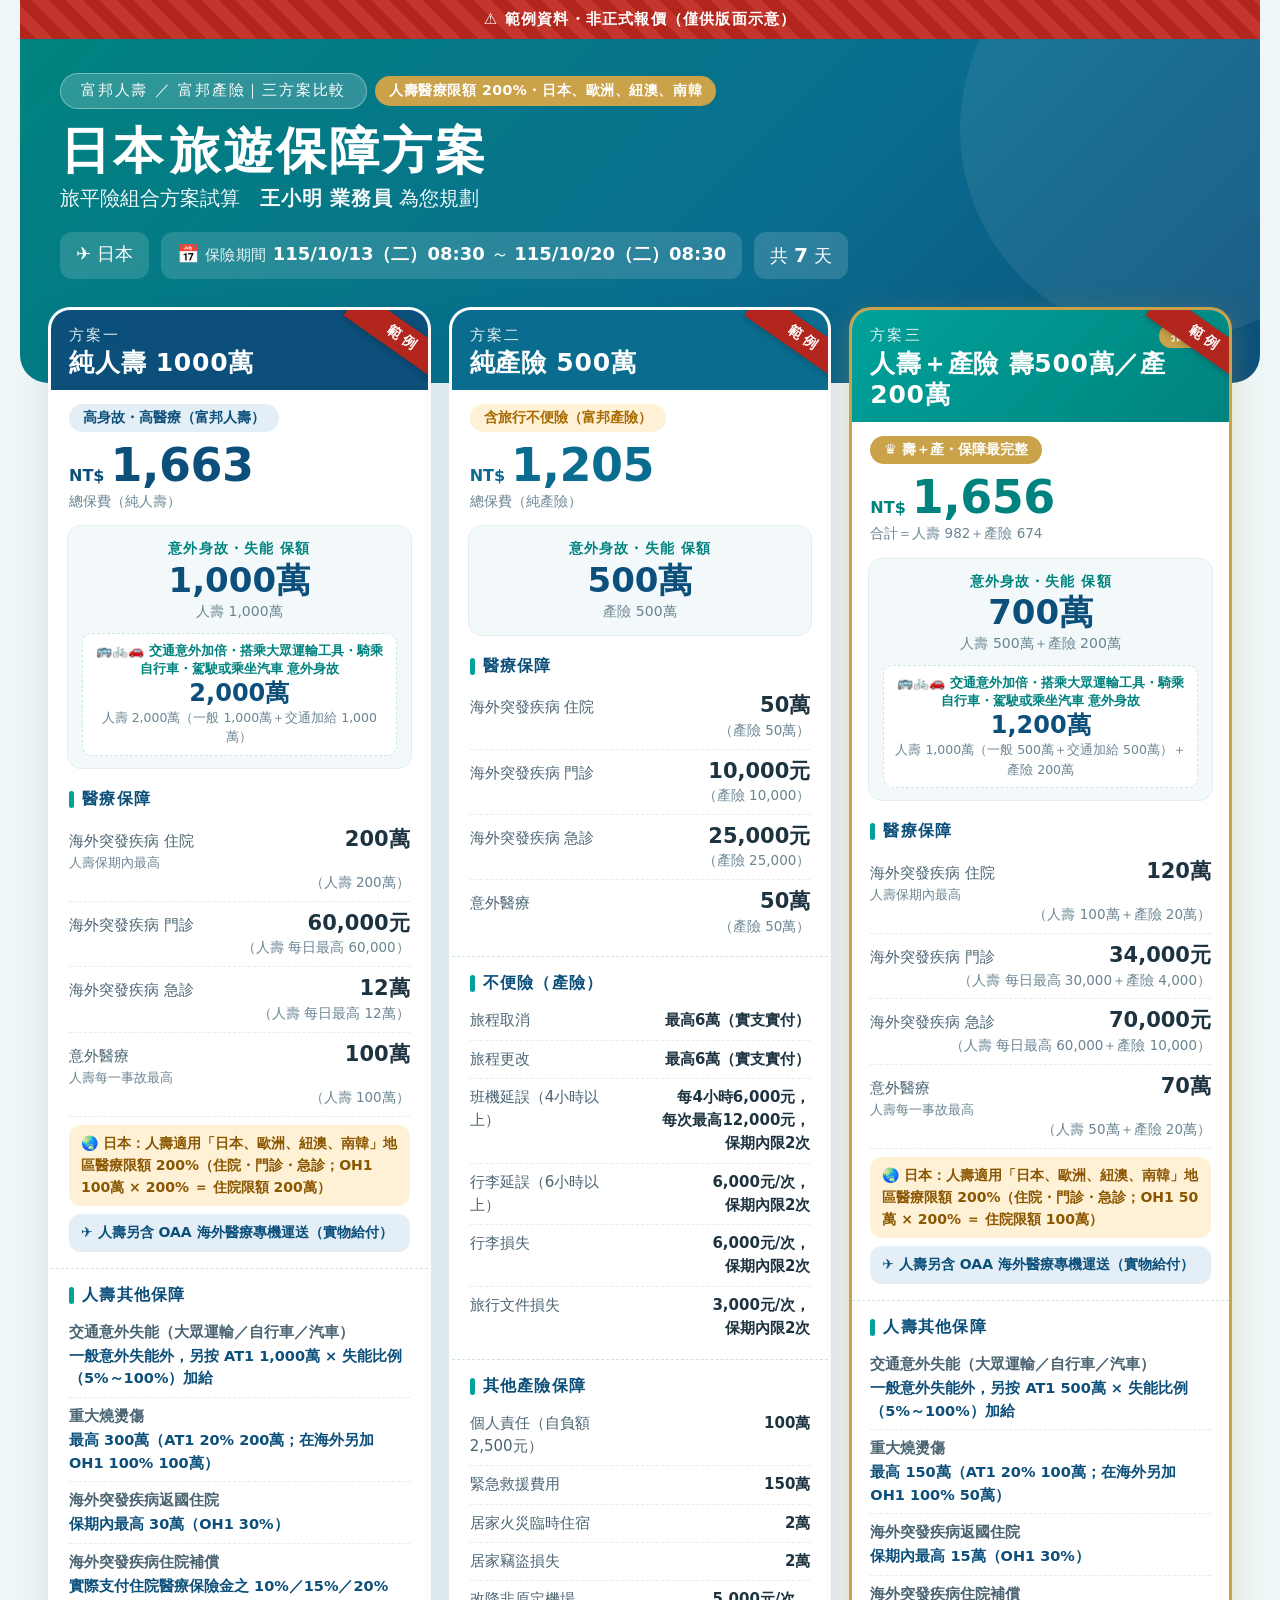
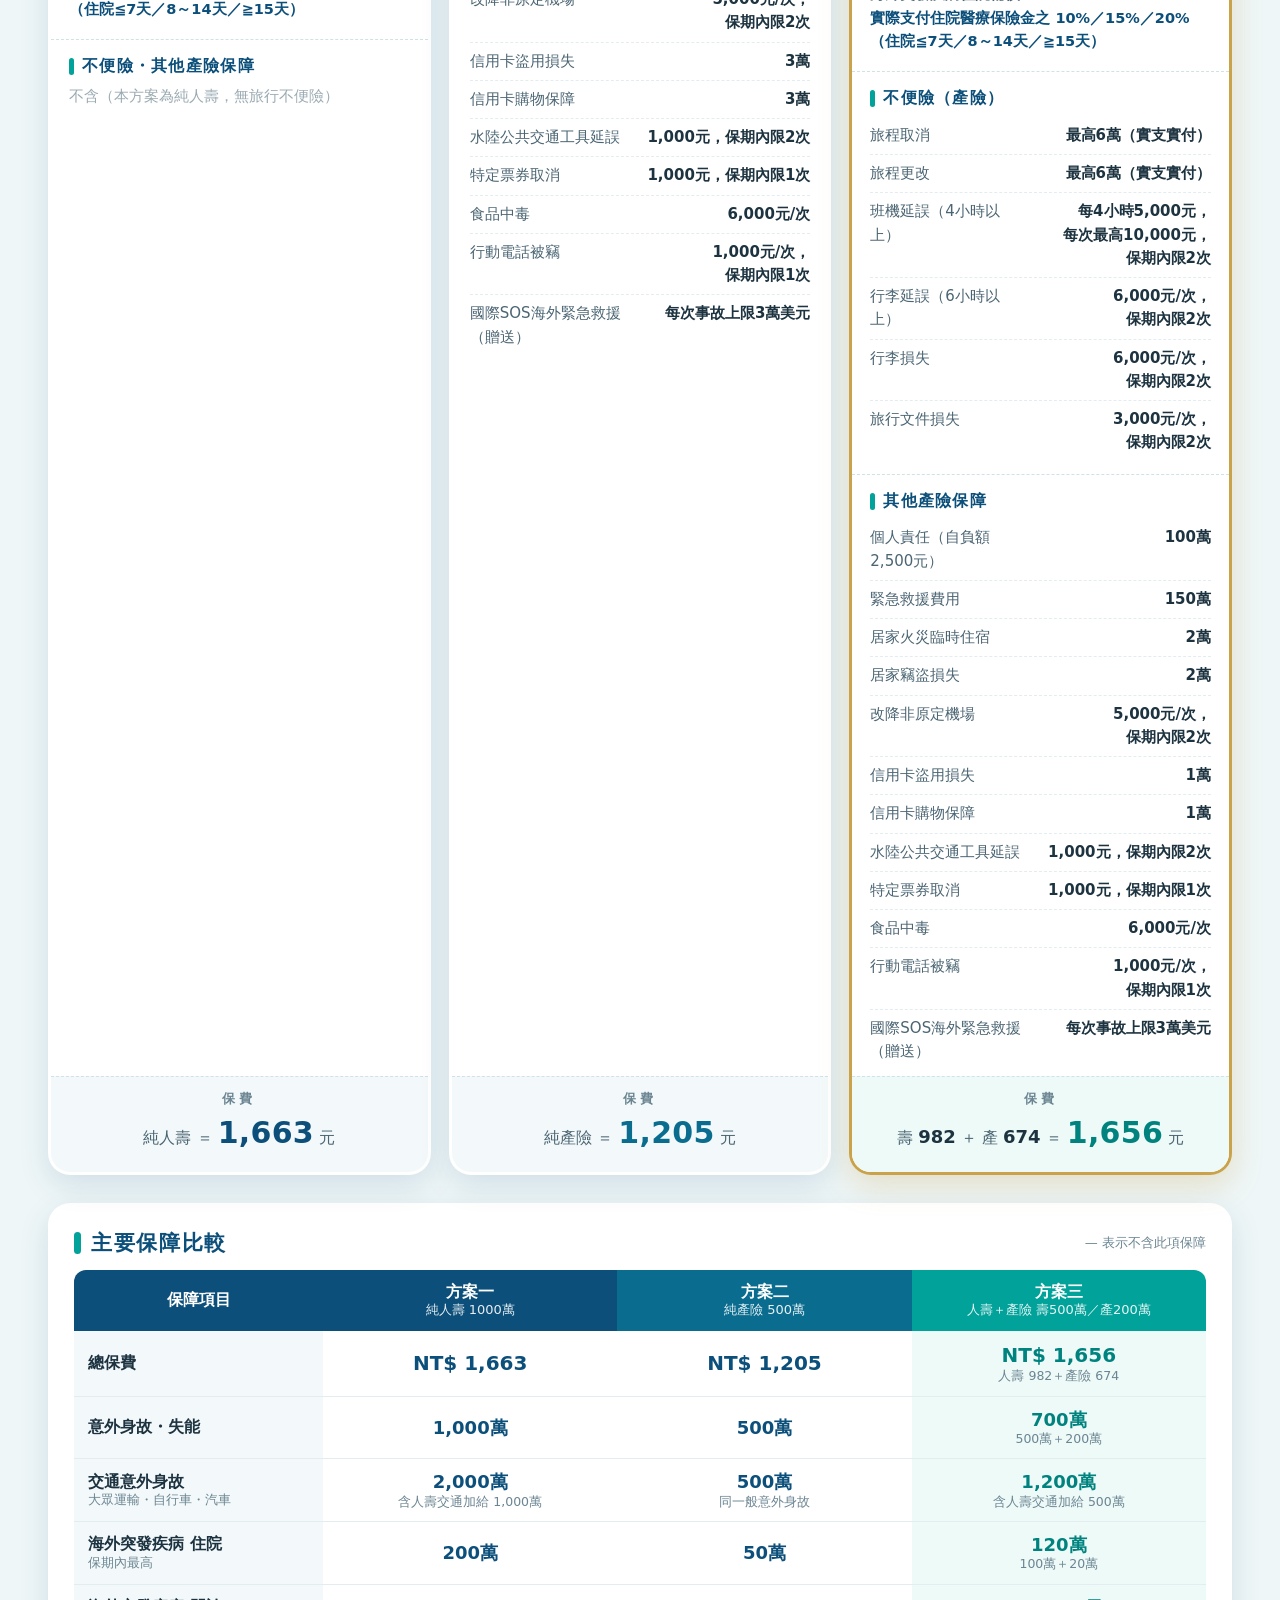
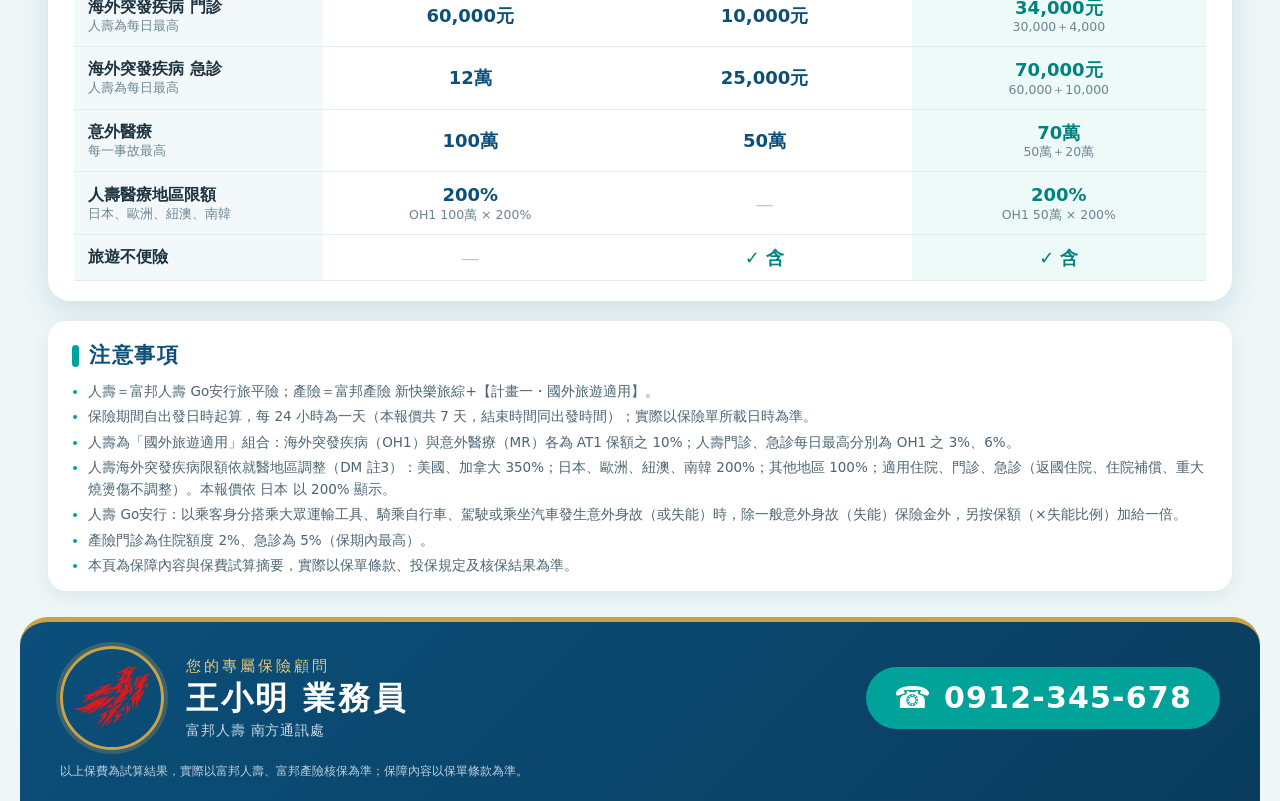
<file: index.html>
<!doctype html>
<html lang="zh-Hant-TW">
<head>
<meta charset="utf-8">
<meta name="viewport" content="width=device-width, initial-scale=1, viewport-fit=cover">
<meta name="robots" content="noindex, nofollow">
<meta http-equiv="Cache-Control" content="no-cache, no-store, must-revalidate">
<meta http-equiv="Pragma" content="no-cache">
<meta http-equiv="Expires" content="0">
<meta name="format-detection" content="telephone=no">
<meta name="theme-color" content="#0a6d8f">
<title>旅平險 三方案報價｜富邦人壽 南方通訊處</title>
<link rel="icon" type="image/png" href="img/favicon.png?v=20261007fr10">
<link rel="apple-touch-icon" href="img/apple-touch-icon.png?v=20261007fr10">
<link rel="stylesheet" href="css/style.css?v=20261007fr10">
</head>
<body>
<div id="app" class="app" aria-live="polite">
  <div class="loading">報價載入中…</div>
</div>
<noscript><p class="noscript">請開啟 JavaScript 以檢視報價內容。</p></noscript>
<script src="js/vendor/pako.min.js?v=20261007fr10"></script>
<script src="js/common.js?v=20261007fr10"></script>
<script src="js/sample-data.js?v=20261007fr10"></script>
<script src="js/view.js?v=20261007fr10"></script>
</body>
</html>
</file>
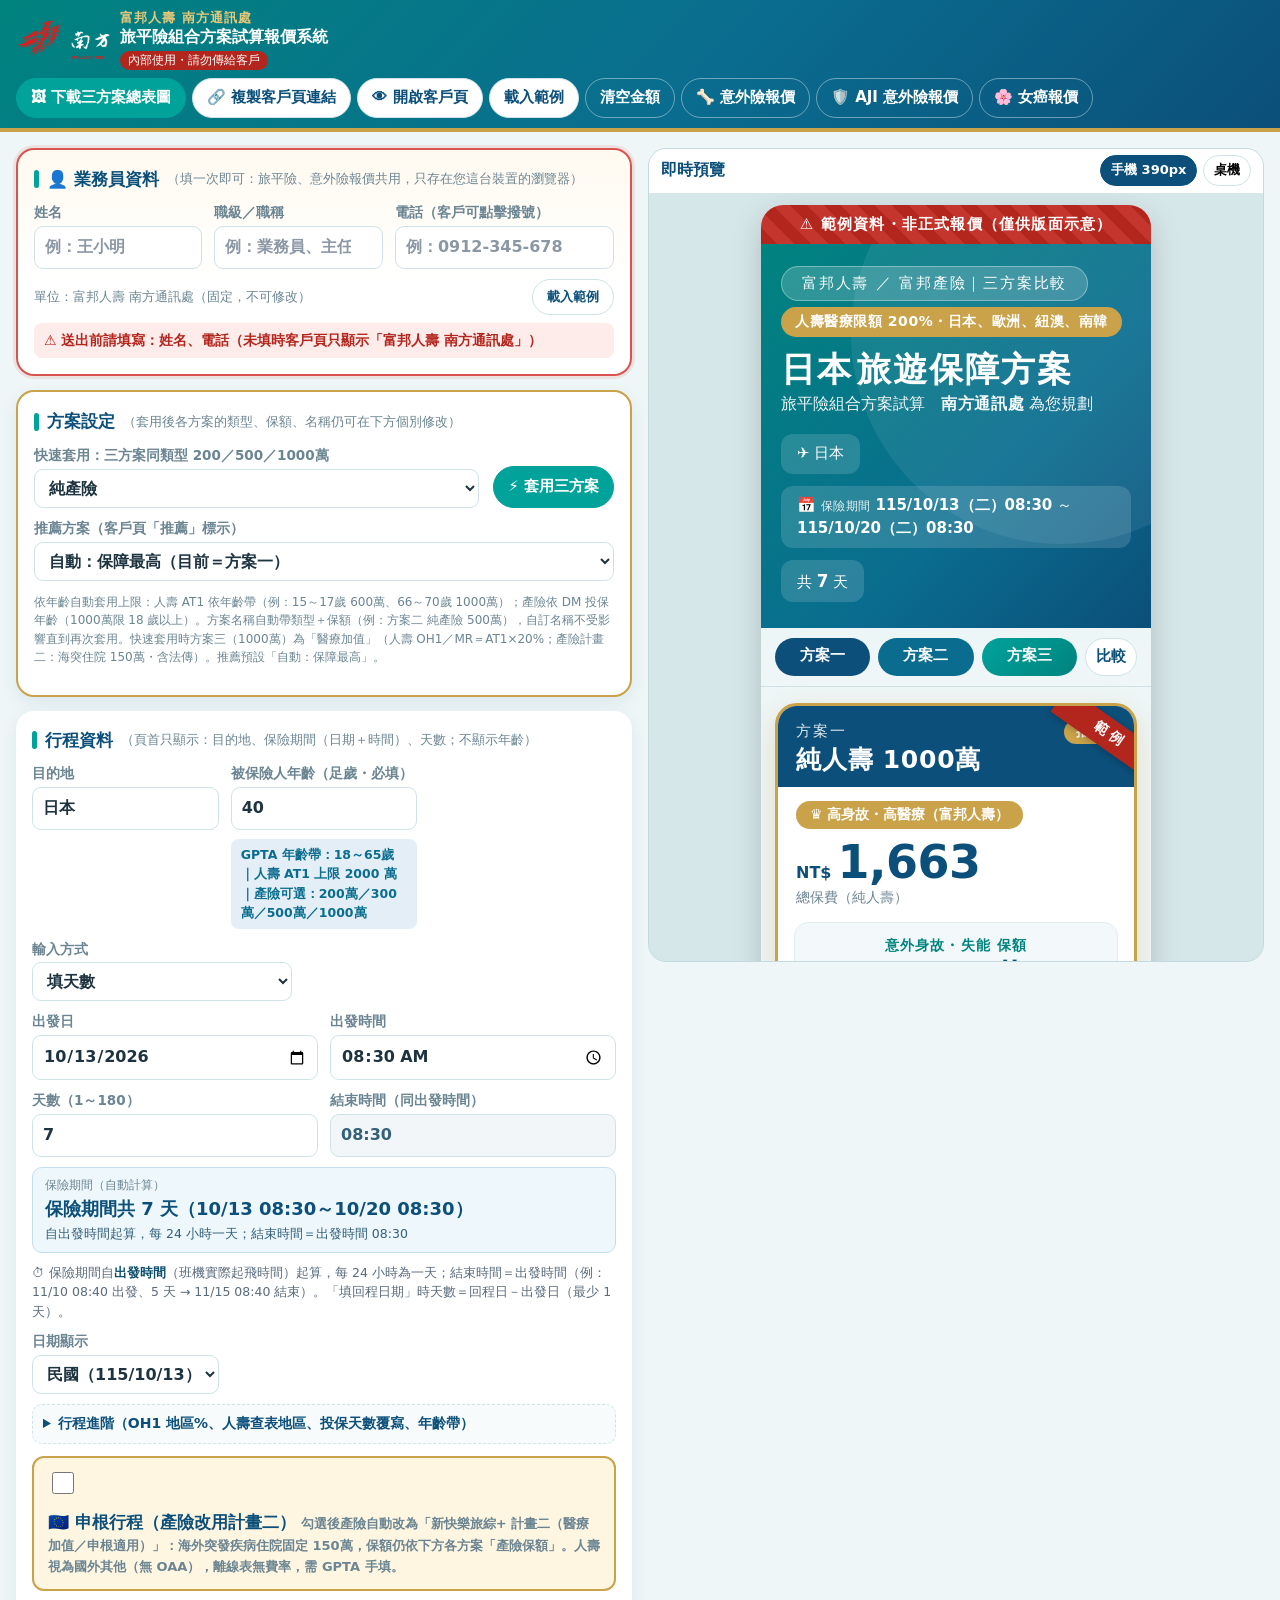
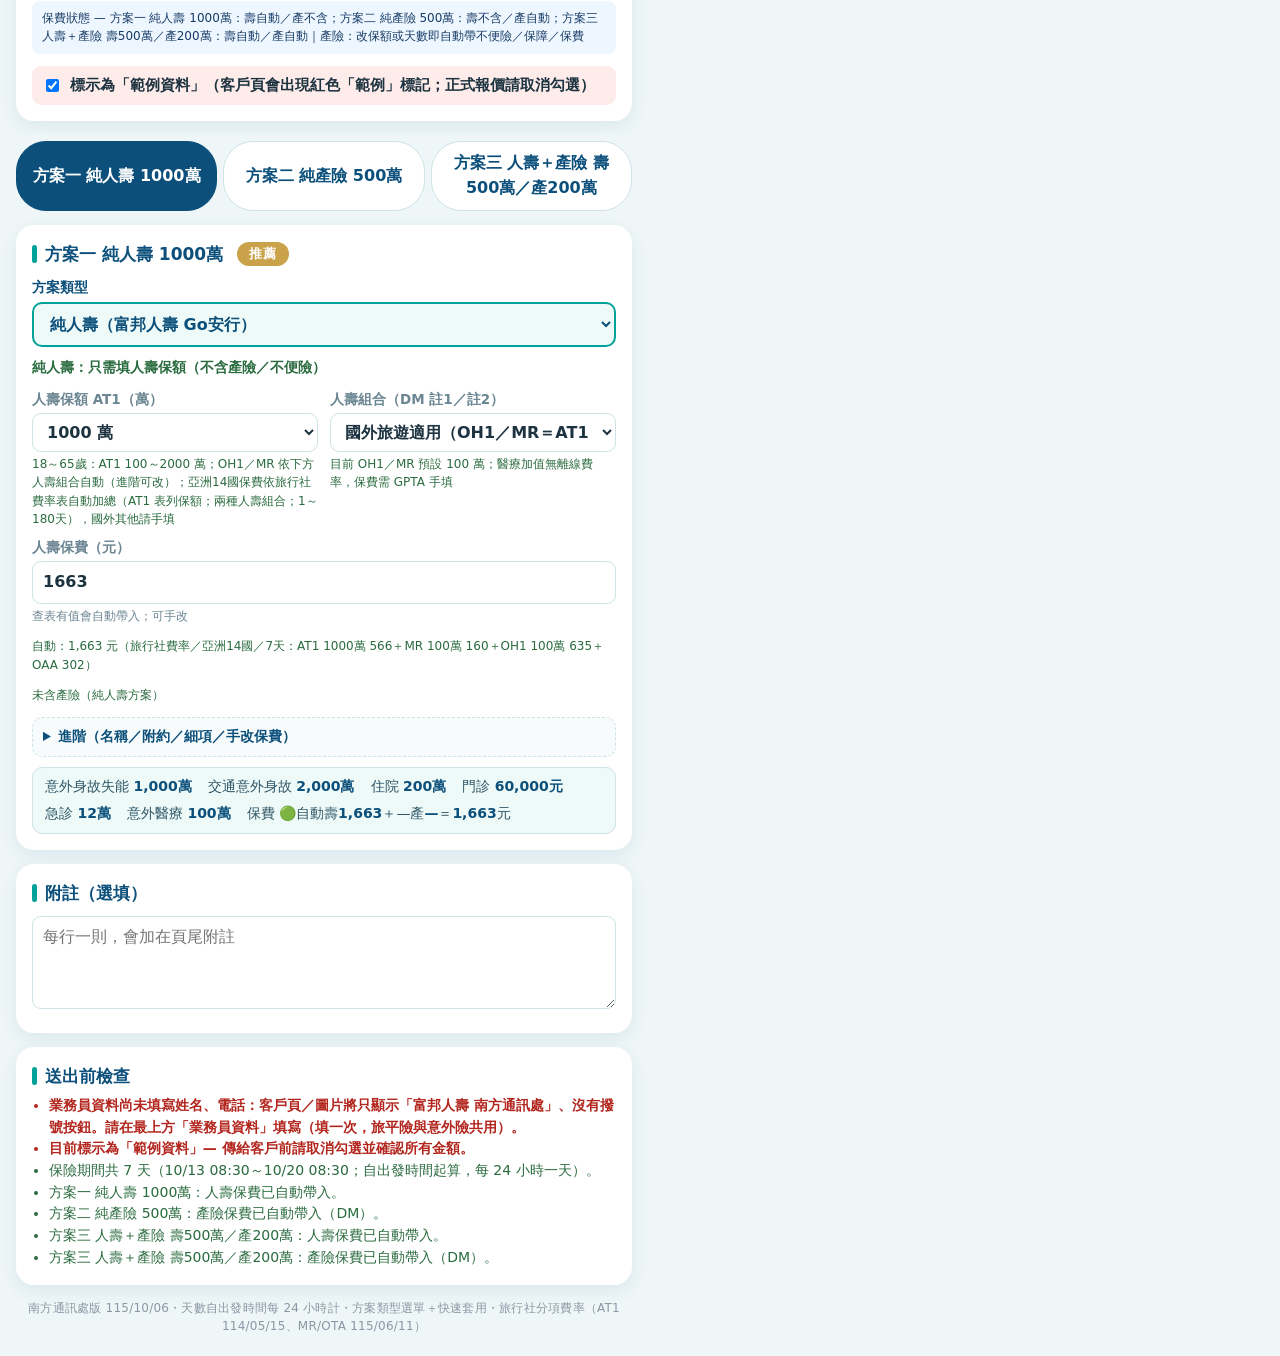
<file: editor.html>
<!doctype html>
<html lang="zh-Hant-TW">
<head>
<meta charset="utf-8">
<meta name="viewport" content="width=device-width, initial-scale=1">
<meta name="theme-color" content="#0a6d8f">
<meta name="robots" content="noindex, nofollow">
<meta http-equiv="Cache-Control" content="no-cache, no-store, must-revalidate">
<meta http-equiv="Pragma" content="no-cache">
<meta http-equiv="Expires" content="0">
<title>旅平險組合方案試算報價系統｜富邦人壽 南方通訊處</title>
<link rel="icon" type="image/png" href="img/favicon.png?v=20261007fr10">
<link rel="apple-touch-icon" href="img/apple-touch-icon.png?v=20261007fr10">
<link rel="stylesheet" href="css/style.css?v=20261007fr10">
<link rel="stylesheet" href="css/editor.css?v=20261007fr10">
</head>
<body class="editor-body">
<header class="ed-top">
  <div class="ed-brand"><img class="ed-logo" src="img/logo-wide.png?v=20261007fr10" alt="南方 NANFANG RISE" width="94" height="40"><span class="ed-brand-text"><span class="ed-slogan">富邦人壽 南方通訊處</span><span class="ed-title"><b>旅平險組合方案試算報價系統</b><span class="ed-internal">內部使用・請勿傳給客戶</span></span></span></div>
  <div class="ed-actions">
    <button type="button" class="btn btn-gold" id="btnSummaryPng">🖼 下載三方案總表圖</button>
    <button type="button" class="btn" id="btnCopyLink" title="把客戶頁網址（報價資料全在網址內）複製下來貼到 LINE">🔗 複製客戶頁連結</button>
    <button type="button" class="btn" id="btnOpenClient">👁 開啟客戶頁</button>
    <button type="button" class="btn" id="btnSample">載入範例</button>
    <button type="button" class="btn btn-ghost" id="btnClear">清空金額</button>
    <a class="btn btn-ghost" id="lnkAccident" href="https://toperic1836.github.io/accident-quote/" title="意外險保障試算報價系統">🦴 意外險報價</a>
    <a class="btn btn-ghost" href="https://toperic1836.github.io/aji-quote/" title="安康如意 AJI 保障試算報價系統">🛡️ AJI 意外險報價</a>
    <a class="btn btn-ghost" href="https://toperic1836.github.io/clx-quote/" title="真馨相守 CLX 女性防癌保障試算報價系統">🌸 女癌報價</a>
  </div>
</header>


<div class="ed-layout">
  <form class="ed-form" id="form" autocomplete="off" onsubmit="return false">
    <section class="ed-card agent-card" id="agentCard">
      <h2>👤 業務員資料 <small>（填一次即可：旅平險、意外險報價共用，只存在您這台裝置的瀏覽器）</small></h2>
      <div class="grid agent-grid">
        <label>姓名<input type="text" id="agentName" maxlength="20" placeholder="例：王小明" autocomplete="off"></label>
        <label>職級／職稱<input type="text" id="agentTitle" maxlength="20" list="agentTitleList" placeholder="例：業務員、主任" autocomplete="off"></label>
        <label>電話（客戶可點擊撥號）<input type="tel" id="agentPhone" maxlength="24" placeholder="例：0912-345-678" autocomplete="off"></label>
      </div>
      <datalist id="agentTitleList"></datalist>
      <div class="agent-foot"><span class="agent-unit">單位：富邦人壽 南方通訊處（固定，不可修改）</span><button type="button" class="btn btn-sm" id="agentSample">載入範例</button></div>
      <p class="agent-status" id="agentStatus" role="status"></p>
    </section>
    <section class="ed-card quick-card" id="quickCard">
      <h2>方案設定 <small>（套用後各方案的類型、保額、名稱仍可在下方個別修改）</small></h2>
      <div class="quick-row">
        <label>快速套用：三方案同類型 200／500／1000萬
          <select id="quickKind">
            <option value="prop">純產險</option>
            <option value="life">純人壽（AT1）</option>
            <option value="both">人壽＋產險（壽、產各同檔）</option>
          </select>
        </label>
        <button type="button" class="btn btn-gold" id="btnQuickApply">⚡ 套用三方案</button>
        <label>推薦方案（客戶頁「推薦」標示）
          <select id="recoSel">
            <option value="auto">自動：保障最高</option>
            <option value="">無</option>
            <option value="0">方案一</option>
            <option value="1">方案二</option>
            <option value="2">方案三</option>
          </select>
        </label>
      </div>
      <p class="hint">依年齡自動套用上限：人壽 AT1 依年齡帶（例：15～17歲 600萬、66～70歲 1000萬）；產險依 DM 投保年齡（1000萬限 18 歲以上）。方案名稱自動帶類型＋保額（例：方案二 純產險 500萬），自訂名稱不受影響直到再次套用。快速套用時方案三（1000萬）為「醫療加值」（人壽 OH1／MR＝AT1×20%；產險計畫二：海突住院 150萬・含法傳）。推薦預設「自動：保障最高」。</p>
    </section>

    <section class="ed-card">
      <h2>行程資料 <small>（頁首只顯示：目的地、保險期間（日期＋時間）、天數；不顯示年齡）</small></h2>
      <div class="grid g2">
        <label>目的地<input type="text" data-k="destination" placeholder="例：日本／法國（申根）" aria-describedby="destWarn"><span class="dest-warn" id="destWarn" role="alert" hidden></span></label>
        <label>被保險人年齡（足歲・必填）<input type="number" min="0" max="100" step="1" data-k="age" inputmode="numeric" placeholder="例：35（不會顯示在客戶頁）" aria-describedby="ageWarn ageHint"><span class="dest-warn" id="ageWarn" role="alert" hidden></span><span class="hint" id="ageHint"></span></label>
        <div class="date-row">
          <label class="mode-sel">輸入方式<select data-k="dateMode"><option value="days">填天數</option><option value="range">填回程日期</option></select></label>
          <label>出發日<input type="date" data-k="startDate"></label>
          <label>出發時間<input type="time" step="60" data-k="startTime" aria-describedby="periodHint"></label>
          <label class="m-days">天數（1～180）<input type="number" min="1" max="180" step="1" inputmode="numeric" data-k="tripDays" placeholder="例：5"></label>
          <label class="m-range">回程日<input type="date" data-k="endDate"></label>
          <label>結束時間（同出發時間）<input type="text" id="endTimeRO" readonly tabindex="-1" placeholder="同出發時間"></label>
          <div class="days-auto" id="daysAuto" aria-live="polite"><span class="days-auto-lbl">保險期間（自動計算）</span><span class="days-auto-val" id="daysAutoVal"></span><span class="days-auto-sub" id="daysAutoSub"></span></div>
          <p class="period-hint" id="periodHint">⏱ 保險期間自<b>出發時間</b>（班機實際起飛時間）起算，每 24 小時為一天；結束時間＝出發時間（例：11/10 08:40 出發、5 天 → 11/15 08:40 結束）。「填回程日期」時天數＝回程日－出發日（最少 1 天）。</p>
          <span class="dest-warn" id="dateWarn" role="alert" hidden></span>
        </div>
        <label>日期顯示
          <select data-k="dateFormat"><option value="roc">民國（115/10/13）</option><option value="ad">西元（2026/10/13）</option></select>
        </label>
      </div>
      <details class="prop-advanced" style="margin-top:10px">
        <summary>行程進階（OH1 地區%、人壽查表地區、投保天數覆寫、年齡帶）</summary>
        <div class="grid g2" style="margin-top:8px">
          <label>人壽 OH1 地區限額調整
            <select data-k="lifeRegionPct"></select>
            <span class="hint" id="regionHint"></span>
          </label>
          <label>人壽費率類型
            <select data-k="lifeRateType">
              <option value="agency">旅行社／快易保費率</option>
            </select>
          </label>
          <label>人壽旅遊地區（查表用）
            <select data-k="lifeRegion">
              <option value="asia14">國外亞洲14國（可附 OAA）</option>
              <option value="other">國外其他</option>
            </select>
            <span class="hint">申根勾選時會自動改為「國外其他」</span>
          </label>
          <label>投保天數覆寫（選填）
            <input type="number" min="1" max="365" step="1" data-k="daysOverride" inputmode="numeric" placeholder="空白＝依上方天數／日期">
            <span class="hint">一般不需填：天數依上方輸入計算。僅在公司系統試算天數不同時手動指定</span>
          </label>
          <label>年齡區間（依上方年齡自動・客戶頁不顯示）
            <select data-k="ageBand" disabled>
              <option value="18-65">18足歲～65歲</option>
              <option value="15-17">15足歲～17歲</option>
              <option value="66-70">66～70歲</option>
              <option value="71-75">71～75歲</option>
              <option value="76-80">76～80歲</option>
              <option value="81-100">81～100歲</option>
              <option value="under15">未滿15足歲</option>
            </select>
          </label>
        </div>
      </details>
      <label class="schengen-toggle">
        <input type="checkbox" data-k="schengen">
        <span>
          <span class="st-title">🇪🇺 申根行程（產險改用計畫二）</span>
          <span class="st-desc">勾選後產險自動改為「新快樂旅綜+ 計畫二（醫療加值／申根適用）」：海外突發疾病住院固定 <b>150萬</b>，保額仍依下方各方案「產險保額」。人壽視為國外其他（無 OAA），離線表無費率，需 GPTA 手填。</span>
          <span class="hint auto" id="schengenAutoHint" hidden>已依目的地自動勾選申根</span>
        </span>
      </label>
      <p class="hint" id="autoPremiumBanner" style="margin:10px 0 0;padding:8px 10px;background:#eef6ff;border-radius:8px;color:#173c66"></p>
      <label class="check sample-check"><input type="checkbox" data-k="sample"> 標示為「範例資料」（客戶頁會出現紅色「範例」標記；正式報價請取消勾選）</label>
    </section>

    <div class="plan-tabs" id="planTabs"></div>
    <div id="planForms"></div>

    <section class="ed-card">
      <h2>附註（選填）</h2>
      <textarea data-k="extraNotesText" rows="3" placeholder="每行一則，會加在頁尾附註"></textarea>
    </section>

    <section class="ed-card checks" id="checks"></section>
  <p class="build-ver" id="buildVersion">南方通訊處版 115/10/06・天數自出發時間每 24 小時計・方案類型選單＋快速套用・旅行社分項費率（AT1 114/05/15、MR/OTA 115/06/11）</p>
  </form>

  <aside class="ed-preview">
    <div class="pv-bar">
      <span>即時預覽</span>
      <div class="pv-toggle">
        <button type="button" class="on" data-w="390">手機 390px</button>
        <button type="button" data-w="full">桌機</button>
      </div>
    </div>
    <div class="pv-scroll"><div class="pv-frame" id="pvFrame"><div class="app" id="preview"></div></div></div>
  </aside>
</div>

<script src="js/vendor/pako.min.js?v=20261007fr10"></script>
<script src="js/vendor/html2canvas.min.js?v=20261007fr10"></script>
<script src="js/agent-profile.js?v=20261007fr10"></script>
<script src="js/common.js?v=20261007fr10"></script>
<script src="js/sample-data.js?v=20261007fr10"></script>
<script src="js/presets.js?v=20261007fr10"></script>
<script src="js/life-component-rates.js?v=20261007fr10"></script>
<script src="js/life-rates.js?v=20261007fr10"></script>
<script src="js/summary-export.js?v=20261007fr10"></script>
<script src="js/editor.js?v=20261007fr10"></script>
</body>
</html>
</file>
<file: css/style.css>
/* 旅平險 三方案報價 — 115/10/06 美編：同原版 DM（青綠→深藍漸層、白色圓角卡、金色推薦框） */
:root {
  --navy: #0b4f7a;        /* DM 深藍（方案一、標題字） */
  --navy-2: #0a6d8f;      /* DM 湖藍（方案二） */
  --navy-3: #0a3d5e;      /* 頁尾漸層深端 */
  --teal: #00a29a;        /* DM 青綠（方案三、強調、電話膠囊） */
  --teal-d: #00837f;
  --gold: #c9a24a;        /* DM 金（推薦框、頁尾金線、logo 金框） */
  --gold-2: #e6c97a;
  --gold-soft: #fff6e2;
  --amber-bg: #fff1d6; --amber: #a86a00;
  --blue-bg: #e3eef6;
  --navy-soft: #e3eef6;
  --tint: #f3f9fa;        /* 表格首欄、身故框 */
  --tint-teal: #eefaf8;   /* 推薦欄底色 */
  --ink: #1d3340;
  --ink-2: #4b6573;
  --muted: #6b8592;
  --line: #e3edf0;
  --dash: #cfe3e6;
  --bg: #eef6f7;
  --card: #ffffff;
  --danger: #b3261e;
  --radius: 22px;
  --shadow: 0 10px 30px rgba(11,79,122,.13);
  --font: "Noto Sans CJK TC", "Noto Sans TC", "PingFang TC", "Heiti TC", "Microsoft JhengHei", system-ui, sans-serif;
}
* { box-sizing: border-box; }
html { -webkit-text-size-adjust: 100%; text-size-adjust: 100%; }
body {
  margin: 0; background: var(--bg); color: var(--ink);
  font-family: var(--font); font-size: 17px; line-height: 1.55;
  -webkit-font-smoothing: antialiased;
}
.app { max-width: 1240px; margin: 0 auto; padding-bottom: env(safe-area-inset-bottom); background: var(--bg); }
.loading, .noscript { padding: 48px 20px; text-align: center; color: var(--muted); }

/* 範例標示 */
.sample-banner {
  position: sticky; top: 0; z-index: 20;
  background: repeating-linear-gradient(45deg, #b3261e, #b3261e 12px, #c4362d 12px, #c4362d 24px);
  color: #fff; text-align: center; font-weight: 700; letter-spacing: .08em;
  padding: 8px 12px; font-size: 15px;
}
.card-sample {
  position: absolute; top: 14px; right: -38px; transform: rotate(35deg);
  background: var(--danger); color: #fff; font-weight: 800; font-size: 14px; letter-spacing: .3em;
  padding: 4px 44px; z-index: 2; box-shadow: 0 2px 6px rgba(0,0,0,.2);
}

/* ===== 頁首（DM hero：漸層＋右上圓形光暈＋標籤膠囊＋大標＋行程膠囊） ===== */
.hero {
  background: linear-gradient(135deg, var(--teal-d) 0%, var(--navy-2) 60%, var(--navy) 100%);
  color: #fff; padding: 22px 20px 26px; position: relative; overflow: hidden;
}
.hero::after {
  content: ""; position: absolute; right: -90px; top: -90px; width: 260px; height: 260px;
  border-radius: 50%; background: rgba(255,255,255,.07); pointer-events: none;
}
.hero > * { position: relative; z-index: 1; }
.hero-tags { display: flex; flex-wrap: wrap; gap: 6px 8px; align-items: center; }
.hero-tag {
  display: inline-block; background: rgba(255,255,255,.18); border: 1px solid rgba(255,255,255,.35);
  border-radius: 40px; padding: 3px 14px; font-size: 13.5px; letter-spacing: .12em;
}
.hero-badge, .hero-schengen {
  display: inline-block; padding: 3px 12px; border-radius: 40px; font-size: 12.5px; font-weight: 700;
  background: #fff; color: var(--navy); letter-spacing: .04em;
}
.hero-badge.gold, .hero-region { background: var(--gold); color: #fff; }
.hero-title {
  margin: 10px 0 2px; font-size: 34px; line-height: 1.2; font-weight: 700; letter-spacing: .06em;
  display: flex; flex-wrap: wrap; gap: 0 4px; align-items: baseline;
}
.hero-title .ttl { white-space: nowrap; }
.hero-sub { font-size: 16px; opacity: .95; }
.hero-sub b { font-weight: 700; letter-spacing: .04em; }
.hero-trip { display: flex; flex-wrap: wrap; gap: 8px; margin-top: 14px; font-size: 15px; }
.hero-trip span { background: rgba(255,255,255,.14); border-radius: 10px; padding: 5px 12px; }
.hero-trip b { font-weight: 700; font-size: 1.12em; }

/* 方案導覽（手機） */
.plan-nav {
  position: sticky; top: 0; z-index: 10; display: flex; gap: 8px; padding: 10px 14px;
  background: rgba(238,246,247,.95); backdrop-filter: blur(6px); -webkit-backdrop-filter: blur(6px);
  border-bottom: 1px solid var(--dash); overflow-x: auto;
}
.sample-banner ~ .plan-nav { top: 39px; }
.plan-nav a {
  flex: 1 0 auto; text-align: center; text-decoration: none; color: #fff; white-space: nowrap;
  background: var(--navy); border-radius: 999px; padding: 6px 14px; font-weight: 700; font-size: 15px;
}
.plan-nav a.pc2 { background: var(--navy-2); }
.plan-nav a.pc3 { background: linear-gradient(135deg, var(--teal), var(--teal-d)); }
.plan-nav a.nav-cmp { background: #fff; color: var(--navy); border: 1px solid var(--dash); flex-grow: 0; }
.plan-nav a:active { filter: brightness(.9); }

/* ===== 方案卡片（DM opt） ===== */
.plans { display: grid; grid-template-columns: 1fr; gap: 18px; padding: 16px 14px 8px; }
.plan-card {
  position: relative; overflow: hidden; background: var(--card); border-radius: var(--radius);
  border: 3px solid transparent; box-shadow: var(--shadow);
  display: flex; flex-direction: column; scroll-margin-top: 64px;
  --pc: var(--navy); --pc-bg: var(--blue-bg);
}
.plan-card.pc2 { --pc: var(--navy-2); --pc-bg: var(--amber-bg); }
.plan-card.pc3 { --pc: var(--teal-d); --pc-bg: #dff4f1; }
.plan-card.is-reco { border-color: var(--gold); box-shadow: 0 10px 30px rgba(201,162,74,.28); }
.plan-head { background: var(--pc); color: #fff; padding: 14px 18px 12px; }
.plan-card.pc3 .plan-head { background: linear-gradient(135deg, var(--teal), var(--teal-d)); }
.plan-title { display: flex; align-items: center; gap: 10px; }
.plan-no { font-size: 15px; opacity: .88; letter-spacing: .14em; }
.plan-nm { font-size: 25px; font-weight: 700; line-height: 1.25; letter-spacing: .03em; }
.plan-title:only-child .plan-no { font-size: 24px; font-weight: 700; opacity: 1; }
.reco-badge { margin-left: auto; background: var(--gold); color: #fff; font-size: 13px; font-weight: 700; padding: 2px 12px; border-radius: 999px; letter-spacing: .08em; }
.plan-tagline {
  align-self: flex-start; margin: 14px 18px 0; padding: 3px 14px; border-radius: 30px;
  font-size: 14px; font-weight: 700; background: var(--blue-bg); color: var(--navy);
}
.plan-card.pc2 .plan-tagline { background: var(--amber-bg); color: var(--amber); }
.plan-card.pc3 .plan-tagline { background: #dff4f1; color: var(--teal-d); }
.plan-card.is-reco .plan-tagline { background: var(--gold); color: #fff; }

/* 大字保費（DM price） */
.price-box { margin: 8px 18px 2px; }
.price { color: var(--pc); font-weight: 700; display: flex; align-items: baseline; gap: 6px; }
.price .c { font-size: 16px; }
.price .n { font-size: 46px; line-height: 1.1; letter-spacing: -.5px; }
.price.miss { font-size: 20px; color: var(--amber); padding: 6px 0; }
.price-sub { font-size: 13.5px; color: var(--muted); }

/* 身故框 */
.death-box { margin: 12px 16px 4px; padding: 12px 14px; border-radius: 14px; background: var(--tint); border: 1px solid var(--line); text-align: center; }
.death-label { color: var(--teal-d); font-size: 14px; font-weight: 700; letter-spacing: .08em; }
.death-val { font-size: 34px; font-weight: 700; color: var(--navy); line-height: 1.2; }
.death-br { color: var(--muted); font-size: 14px; }
.death-box.child .death-val { font-size: 28px; }

.transport-box { margin-top: 10px; padding: 8px 10px; border-radius: 10px; background: #fff; border: 1px dashed var(--dash); }
.tr-label { font-size: 13px; color: var(--teal-d); font-weight: 700; line-height: 1.4; }
.tr-val { font-size: 24px; font-weight: 700; color: var(--navy); line-height: 1.25; }
.tr-br { font-size: 12.5px; color: var(--muted); }

/* 區塊標題（DM sec-title：青綠圓角直條） */
.sec-title {
  margin: 0 0 6px; font-size: 16px; font-weight: 700; color: var(--navy); letter-spacing: .08em;
  display: flex; align-items: center; gap: 8px;
}
.sec-title::before { content: ""; flex: none; width: 5px; height: 17px; border-radius: 3px; background: var(--teal); }
.sec-title.big { font-size: 21px; gap: 10px; }
.sec-title.big::before { width: 7px; height: 22px; border-radius: 4px; }
.sec-title small { margin-left: auto; font-size: 13px; color: var(--muted); font-weight: 400; letter-spacing: 0; }

.cov, .inconv, .others, .life-extra { padding: 14px 18px 6px; }
.inconv, .others, .life-extra { border-top: 1px dashed var(--dash); margin-top: 6px; }

.cov-row { display: grid; grid-template-columns: 1fr auto; align-items: baseline; column-gap: 10px; padding: 8px 0; border-bottom: 1px dashed var(--line); }
.cov-row:last-of-type { border-bottom: 0; }
.cov-label { font-size: 15.5px; color: var(--ink-2); font-weight: 500; }
.cov-sub { display: block; font-size: 12.5px; color: var(--muted); font-weight: 400; }
.cov-val { text-align: right; white-space: nowrap; }
.cov-val strong { font-size: 21px; color: var(--ink); line-height: 1.25; }
.cov-br { grid-column: 1 / -1; text-align: right; font-size: 13.5px; color: var(--muted); }
.oaa-chip { margin: 8px 0 4px; padding: 8px 12px; border-radius: 12px; background: var(--blue-bg); color: var(--navy); font-size: 14px; font-weight: 600; }
.region-chip { margin: 8px 0 4px; padding: 8px 12px; border-radius: 12px; background: var(--amber-bg); color: #8a5600; font-size: 14px; font-weight: 600; }

.items { list-style: none; margin: 0; padding: 0; }
.items li { display: flex; justify-content: space-between; align-items: baseline; gap: 12px; padding: 7px 0; border-bottom: 1px dashed var(--line); }
.items li:last-child { border-bottom: 0; }
.it-name { font-size: 15.5px; color: var(--ink-2); flex: 0 1 46%; }
.it-amt { font-size: 15.5px; font-weight: 700; color: var(--ink); text-align: right; flex: 1 1 54%; }
.it-amt .nw { white-space: nowrap; }
.empty { color: #9aaab2; font-size: 15px; margin: 4px 0; }

.extra-list { list-style: none; margin: 0; padding: 0; }
.extra-list li { padding: 7px 0; border-bottom: 1px dashed var(--line); display: flex; flex-direction: column; gap: 1px; }
.extra-list li:last-child { border-bottom: 0; }
.extra-list b { font-size: 15px; color: var(--ink-2); font-weight: 600; }
.extra-list span { font-size: 14.5px; color: var(--navy); font-weight: 700; }

/* 卡片底部保費算式 */
.premium { margin-top: auto; padding: 12px 18px 16px; background: var(--tint); border-top: 1px dashed var(--dash); text-align: center; }
.plan-card.is-reco .premium { background: var(--tint-teal); }
.prem-label { font-size: 13px; color: var(--muted); font-weight: 700; letter-spacing: .3em; }
.prem-formula { font-size: 16px; color: var(--ink-2); }
.prem-formula b { font-size: 18px; color: var(--ink); }
.prem-total { font-size: 30px; font-weight: 700; color: var(--pc, var(--navy)); letter-spacing: .01em; }

/* ===== 主要保障比較（DM 表格） ===== */
.cmp-card { margin: 16px 14px 0; background: #fff; border-radius: var(--radius); box-shadow: var(--shadow); padding: 18px 14px 14px; scroll-margin-top: 64px; }
.cmp-scroll { overflow-x: auto; -webkit-overflow-scrolling: touch; margin-top: 10px; }
table.cmp { width: 100%; min-width: 340px; table-layout: fixed; border-collapse: separate; border-spacing: 0; }
.cmp th { font-size: 14px; color: #fff; padding: 9px 4px; font-weight: 700; line-height: 1.3; background: var(--navy); }
.cmp th.k { width: 28%; border-top-left-radius: 12px; }
.cmp th.pc2 { background: var(--navy-2); }
.cmp th.pc3 { background: var(--teal); }
.cmp th:last-child { border-top-right-radius: 12px; }
.cmp th small { display: block; font-size: 11.5px; font-weight: 400; opacity: .9; }
.cmp td { text-align: center; padding: 9px 4px; font-size: 15px; font-weight: 700; color: var(--navy); border-bottom: 1px solid var(--line); line-height: 1.3; word-break: break-word; }
.cmp td.k { text-align: left; padding-left: 10px; font-size: 14px; color: var(--ink); background: var(--tint); }
.cmp td.reco { background: var(--tint-teal); color: var(--teal-d); }
.cmp td small { display: block; font-size: 11px; font-weight: 400; color: var(--muted); }
.cmp td.na { color: #b8c6cc; font-weight: 400; }
.cmp td.yes { color: var(--teal-d); }
.cmp td.miss { font-size: 12.5px; color: var(--amber); }
.cmp td.txt { font-size: 12.5px; }
.cmp tr.prem td:not(.k) { font-size: 16.5px; }
.cmp-more { margin: 8px 0 0; font-size: 12.5px; color: var(--muted); text-align: right; }

/* 注意事項 */
.notes-wrap { margin: 16px 14px 0; background: #fff; border-radius: 18px; padding: 16px 16px 10px; box-shadow: 0 6px 18px rgba(11,79,122,.08); }
.notes { margin: 8px 0 0; padding-left: 1.2em; color: var(--ink-2); font-size: 13.5px; line-height: 1.65; }
.notes li { margin: 3px 0; }
.notes li::marker { color: var(--teal); }

/* ===== 頁尾簽名（DM foot：深藍漸層＋金線＋金框圓 logo＋青綠電話膠囊） ===== */
.site-footer {
  margin: 22px 0 0; padding: 20px 18px 18px;
  background: linear-gradient(135deg, var(--navy), var(--navy-3)); color: #fff; border-top: 5px solid var(--gold);
}
.sig-wrap { display: flex; align-items: center; flex-wrap: wrap; gap: 12px 16px; }
.sig-logo {
  width: 76px; height: 76px; border-radius: 50%; object-fit: cover; flex: none;
  border: 3px solid var(--gold); box-shadow: 0 0 0 4px rgba(201,162,74,.25);
}
.sig-text { min-width: 0; flex: 1 1 160px; }
.sig-kicker { font-size: 13px; color: var(--gold-2); letter-spacing: .2em; }
.sig-name { font-size: 24px; font-weight: 700; letter-spacing: .08em; line-height: 1.3; }
.sig-unit { font-size: 13px; color: #c9dbe6; letter-spacing: .06em; }
.sig-phone {
  display: inline-flex; align-items: center; justify-content: center; gap: 6px; flex: 1 1 100%;
  padding: 8px 22px; border-radius: 40px; background: var(--teal); color: #fff;
  font-weight: 700; font-size: 22px; text-decoration: none; letter-spacing: .04em;
}
.sig-disc { margin-top: 12px; font-size: 12px; opacity: .75; }

.error-box { margin: 40px 16px; padding: 24px; background: #fff; border-radius: var(--radius); border: 1px solid #f1c9c6; text-align: center; }
.error-box h2 { color: var(--danger); margin-top: 0; }

/* 舊版類別（保留相容） */
.brand-bar { display: none; }

/* ===== 平板／桌機：三欄並排，卡片疊在頁首漸層上（同 DM） ===== */
@media (min-width: 760px) {
  .hero { padding: 34px 40px 104px; border-radius: 0 0 28px 28px; }
  .hero::after { right: -120px; top: -120px; width: 420px; height: 420px; }
  .hero-tag { font-size: 15px; padding: 5px 20px; }
  .hero-badge, .hero-schengen { font-size: 14px; padding: 4px 14px; }
  .hero-title { font-size: 50px; margin-top: 12px; }
  .hero-sub { font-size: 20px; }
  .hero-trip { font-size: 18px; gap: 12px; margin-top: 18px; }
  .hero-trip span { padding: 8px 16px; border-radius: 12px; }
  .plan-nav { display: none; }
  .plans { grid-template-columns: repeat(auto-fit, minmax(300px, 1fr)); gap: 18px; padding: 0 28px 8px; margin-top: -76px; position: relative; z-index: 2; }
  .cmp-card { margin: 20px 28px 0; padding: 24px 26px 20px; }
  .cmp th { font-size: 16px; padding: 12px 6px; }
  .cmp th small { font-size: 13px; }
  .cmp td { font-size: 18px; padding: 11px 6px; }
  .cmp td.k { font-size: 16px; padding-left: 14px; }
  .cmp td small { font-size: 12.5px; }
  .cmp td.txt, .cmp td.miss { font-size: 14px; }
  .cmp tr.prem td:not(.k) { font-size: 20px; }
  .cmp th.k { width: 22%; }
  .notes-wrap { margin: 20px 28px 0; padding: 18px 24px 12px; }
  .site-footer { margin-top: 26px; padding: 24px 40px 20px; border-radius: 28px 28px 0 0; }
  .sig-wrap { flex-wrap: nowrap; gap: 22px; }
  .sig-logo { width: 104px; height: 104px; }
  .sig-name { font-size: 32px; }
  .sig-kicker { font-size: 15px; }
  .sig-unit { font-size: 14px; }
  .sig-phone { flex: none; margin-left: auto; font-size: 30px; padding: 8px 28px; }
}
@media (min-width: 1100px) {
  .plans { grid-template-columns: repeat(3, 1fr); }
  .it-name, .it-amt { font-size: 15px; }
  .cov-label { font-size: 15px; }
}
@media print {
  body { background: #fff; }
  .plan-nav, .sample-banner { position: static; }
  .plan-card { break-inside: avoid; box-shadow: none; }
}

/* 手機微調 */
.hero-sub .nw { white-space: nowrap; }
@media (max-width: 759px) {
  .plan-nav .nav-nm { display: none; }
  .plan-nav a { padding: 6px 10px; }
  .hero-trip { font-size: 14px; gap: 6px; }
  .hero-trip span { padding: 4px 10px; }
  .cmp td { padding: 8px 2px; }
  .cmp tr.prem td:not(.k) { font-size: 14.5px; white-space: nowrap; }
}
.pv-frame:not(.full) .plan-nav .nav-nm { display: none; }
.pv-frame:not(.full) .plan-nav a { padding: 6px 10px; }
.cmp tr.prem td.miss { font-size: 12.5px; white-space: normal; }
@media (min-width: 760px) { .cmp tr.prem td.miss { font-size: 14px; } }

/* fr3：三方案同類型 → 手機導覽列顯示保額檔次（桌機已含於名稱） */
.plan-nav .nav-tier { display: none; font-size: 13px; font-weight: 700; }
@media (max-width: 759px) { .plan-nav .nav-tier { display: inline; } }
.pv-frame:not(.full) .plan-nav .nav-tier { display: inline; }

/* fr6：保險期間（起訖日時）— 起訖各自不換行 */
.hero-trip .pd-lbl, .sum-trip .pd-lbl { font-size: .82em; opacity: .9; letter-spacing: .04em; }
.hero-trip .pd-t, .sum-trip .pd-t { font-style: normal; font-weight: 700; white-space: nowrap; }
</file>
<file: css/editor.css>
/* 編輯器（內部使用） */
.editor-body { background: #eef6f7; font-size: 16px; }
.ed-top {
  position: sticky; top: 0; z-index: 50; background: var(--navy); color: #fff;
  display: flex; flex-wrap: wrap; align-items: center; justify-content: space-between; gap: 8px 16px; padding: 10px 16px;
  border-bottom: 3px solid var(--gold);
}
.ed-brand { font-size: 18px; }
.ed-brand b { color: var(--gold-2); }
.ed-internal { margin-left: 10px; font-size: 12px; background: #b3261e; padding: 2px 8px; border-radius: 999px; vertical-align: middle; }
.ed-actions { display: flex; flex-wrap: wrap; gap: 6px; }
.btn {
  appearance: none; border: 1px solid #cfe3e6; background: #fff; color: var(--navy); font: inherit; font-size: 15px; font-weight: 700;
  padding: 7px 12px; border-radius: 10px; cursor: pointer; text-decoration: none; display: inline-flex; align-items: center; gap: 4px;
}
.btn:hover { filter: brightness(.96); }
.btn-gold { background: var(--gold); border-color: var(--gold); color: var(--navy); }
.btn-ghost { background: transparent; color: #fff; border-color: rgba(255,255,255,.4); }
.btn-sm { font-size: 13px; padding: 4px 8px; border-radius: 8px; }
.btn-danger { color: var(--danger); }


.ed-layout { display: grid; grid-template-columns: 1fr; gap: 16px; padding: 16px; max-width: 1600px; margin: 0 auto; }
   
  .ed-layout { grid-template-columns: minmax(520px, 1fr) minmax(430px, 1fr); align-items: start; }
  .ed-preview { position: sticky; top: 70px; height: calc(100vh - 86px); }
  .pv-scroll { height: calc(100% - 44px); }

.ed-card { background: #fff; border-radius: 14px; padding: 16px; margin-bottom: 14px; border: 1px solid var(--line); }
.ed-card h2 { margin: 0 0 10px; font-size: 17px; color: var(--navy); }
.ed-card h2 small { font-weight: 400; color: var(--muted); font-size: 13px; }
.ed-card h3 { margin: 16px 0 8px; font-size: 15px; color: var(--navy); border-left: 4px solid var(--gold); padding-left: 8px; }
.grid { display: grid; gap: 10px 12px; }
.g2 { grid-template-columns: repeat(auto-fit, minmax(180px, 1fr)); }
.g3 { grid-template-columns: repeat(auto-fit, minmax(150px, 1fr)); }
label { display: flex; flex-direction: column; gap: 3px; font-size: 13.5px; color: var(--muted); font-weight: 600; }
label.check { flex-direction: row; align-items: center; gap: 8px; color: var(--ink); font-size: 15px; }
input[type=text], input[type=tel], input[type=number], input[type=date], input[type=time], select, textarea {
  font: inherit; font-size: 16px; color: var(--ink); padding: 8px 10px; border: 1px solid #cfe3e6; border-radius: 9px; background: #fff; width: 100%;
}
input:focus, select:focus, textarea:focus { outline: 2px solid var(--gold); border-color: var(--gold); }
input::placeholder { color: #8b97a5; }
.hint { font-size: 12px; color: var(--muted); font-weight: 400; }
.hint.auto { color: #2a6b3f; }
.sample-check { margin-top: 12px; background: #fdecea; padding: 8px 10px; border-radius: 9px; }

.plan-tabs { display: flex; gap: 6px; margin-bottom: 8px; position: sticky; top: 58px; z-index: 5; background: #eef6f7; padding: 6px 0; }
.plan-tabs button { flex: 1; font: inherit; font-weight: 800; padding: 9px; border-radius: 10px; border: 1px solid #cfe3e6; background: #fff; color: var(--navy); cursor: pointer; }
.plan-tabs button.on { background: var(--navy); color: #fff; border-color: var(--navy); }
.plan-form[hidden] { display: none; }
.sumbar { display: flex; flex-wrap: wrap; gap: 6px 16px; background: var(--gold-soft); border: 1px solid #cfe3e6; border-radius: 10px; padding: 8px 12px; font-size: 14px; color: #2e5566; margin-top: 10px; }
.sumbar b { color: var(--navy); }
.sub-box { border: 1px solid var(--line); border-radius: 12px; padding: 12px; margin-top: 10px; }
.sub-box.off { opacity: .55; }
.preset-row { display: flex; gap: 8px; align-items: end; flex-wrap: wrap; margin-bottom: 8px; }
.preset-row label { flex: 1 1 260px; }

.list-ed { display: flex; flex-direction: column; gap: 6px; }
.list-row { display: grid; grid-template-columns: 1fr 1.3fr auto; gap: 6px; align-items: center; }
.list-row .row-btns { display: flex; gap: 3px; }
.list-row input { font-size: 15px; padding: 6px 8px; }
   
  .list-row { grid-template-columns: 1fr; padding-bottom: 8px; border-bottom: 1px dashed var(--line); }


.checks h2 { margin-bottom: 6px; }
.checks ul { margin: 0; padding-left: 1.2em; font-size: 14px; }
.checks li.warn { color: #9a5b00; }
.checks li.err { color: var(--danger); font-weight: 700; }
.checks li.ok { color: #2a6b3f; }

.ed-preview { background: #d6e7ea; border-radius: 14px; overflow: hidden; border: 1px solid #c3dadf; }
.pv-bar { display: flex; justify-content: space-between; align-items: center; padding: 8px 12px; background: #fff; font-weight: 700; color: var(--navy); height: 44px; }
.pv-toggle button { font: inherit; font-size: 13px; padding: 4px 10px; border: 1px solid #cfe3e6; background: #fff; border-radius: 8px; cursor: pointer; }
.pv-toggle button.on { background: var(--navy); color: #fff; }
.pv-scroll { overflow: auto; padding: 12px; }
.pv-frame { margin: 0 auto; background: var(--bg); border-radius: 18px; overflow: hidden; box-shadow: 0 10px 30px rgba(0,0,0,.18); width: 390px; max-width: 100%; }
.pv-frame.full { width: 100%; }
/* 預覽框內：固定使用手機排版（不依視窗寬度切換） */
.pv-frame:not(.full) .plans { grid-template-columns: 1fr !important; padding: 16px 14px 8px; }
.pv-frame:not(.full) .plan-nav { display: flex !important; }
.pv-frame:not(.full) .hero-title { font-size: 40px; }
.pv-frame .sample-banner, .pv-frame .plan-nav { position: static; }
.toast { position: fixed; left: 50%; bottom: 24px; transform: translateX(-50%); background: var(--navy); color: #fff; padding: 10px 18px; border-radius: 999px; z-index: 100; font-weight: 700; box-shadow: 0 6px 20px rgba(0,0,0,.25); }
.pv-frame.full .plans { grid-template-columns: repeat(auto-fit, minmax(280px, 1fr)) !important; }

/* 產險進階摺疊 */
.prop-advanced { border: 1px dashed #cfe3e6; border-radius: 10px; padding: 8px 10px; background: #f7fbfc; }
.prop-advanced summary { cursor: pointer; font-weight: 700; color: var(--navy); font-size: 14px; }

.schengen-toggle {
  display: flex; align-items: flex-start; gap: 12px; margin-top: 12px; padding: 12px 14px;
  border: 2px solid #c9a24a; border-radius: 12px; background: #f3f9fa; cursor: pointer;
}
.schengen-toggle input { width: 22px; height: 22px; margin-top: 2px; accent-color: #0b4f7a; flex: 0 0 auto; }
.schengen-toggle .st-title { font-size: 17px; font-weight: 800; color: #0b4f7a; }
.schengen-toggle .st-desc { font-size: 13px; color: #6b8592; margin-top: 2px; line-height: 1.45; }
.simple-amt { font-size: 18px !important; font-weight: 700; padding: 12px 14px !important; }
.plan-simple-hint { margin: 0 0 10px; color: #2a6b3f; font-size: 14px; font-weight: 600; }

.schengen-toggle #schengenAutoHint {
  display: block;
  margin-top: 6px;
  color: #0b6e4f;
  font-weight: 600;
}
.schengen-toggle #schengenAutoHint[hidden] { display: none; }

.build-ver {
  margin: 12px 4px 4px;
  font-size: 12px;
  color: #8a97a5;
  text-align: center;
  letter-spacing: 0.02em;
}

/* 國內地點警告（台灣／金門／馬祖／澎湖…不適用海外旅平險） */
.dest-warn { display: block; margin-top: 6px; padding: 8px 10px; border-radius: 8px; background: #fdecec; border: 1px solid #e0a3a3; color: #c62828; font-size: 13px; font-weight: 700; line-height: 1.5; }
.dest-warn[hidden] { display: none; }
input.is-domestic { border-color: #c62828 !important; box-shadow: 0 0 0 2px rgba(198, 40, 40, .18); background: #fff7f7; }
.btn.is-blocked { opacity: .45; cursor: not-allowed; filter: grayscale(.6); }

/* 年齡提示／超限選項 */
.dest-warn.soft { background: #fff4e5; border-color: #f0c27a; color: #9a5b00; }
.age-note { display: block; margin-top: 6px; padding: 6px 10px; border-radius: 8px; background: #e3eef6; color: #0a6d8f; font-size: 12.5px; }

/* 天數：依日期自動（唯讀文字，無輸入框） */
.date-row { grid-column: 1 / -1; display: grid; grid-template-columns: 1.25fr 1fr 1.25fr 1fr; gap: 10px 12px; align-items: end; }
.date-row .days-auto { grid-column: 1 / -1; min-height: 0; padding: 8px 12px; background: #eef7fb; border: 1px solid #bfe0ec; border-radius: 10px; }
.days-auto-sub { display: block; font-size: 12.5px; color: #33607a; margin-top: 2px; }
.days-auto-sub:empty { display: none; }
.period-hint { grid-column: 1 / -1; margin: 0; font-size: 12.5px; line-height: 1.55; color: #5a6b7d; }
.period-hint b { color: #0a4d6d; }
.date-row .dest-warn { grid-column: 1 / -1; margin-top: 0; }
.days-auto { display: flex; flex-direction: column; justify-content: flex-end; min-height: 42px; padding-bottom: 6px; }
.days-auto-lbl { font-size: 12px; color: var(--muted); }
.days-auto-val { display: block; font-weight: 800; color: var(--navy); font-size: 18px; }
.days-auto-val:empty::before { content: '—'; color: #9aa7b6; font-weight: 400; }
    .date-row { grid-template-columns: 1fr 1fr; } .days-auto { grid-column: 1 / -1; min-height: 0; } 

/* 頁首兩行：標語＋系統名稱 */
.ed-brand { display: flex; flex-direction: row; align-items: center; gap: 10px; line-height: 1.3; }
.ed-logo { display: block; width: 34px; height: 48px; flex: none; }
.ed-brand-text { display: flex; flex-direction: column; }
.ed-slogan { display: block; font-size: 13px; font-weight: 700; letter-spacing: .08em; color: #fff; opacity: .92; }
.ed-title { display: block; }
.ed-internal { white-space: nowrap; display: inline-block; }
.ed-brand-text { min-width: 0; }
   
  .ed-brand { font-size: 16px; }
  .ed-title b { display: block; }
  .ed-title .ed-internal { margin: 3px 0 0; }


/* ===== 南方通訊處版 ===== */
.ed-logo { width: 42px; height: 42px; border-radius: 50%; }
.plan-kind { display: flex; flex-wrap: wrap; gap: 8px; margin: 4px 0 10px; }
.kind-chk {
  flex: 1 1 200px; display: flex; flex-direction: row; align-items: center; gap: 10px; cursor: pointer;
  padding: 10px 12px; border-radius: 10px; border: 1.5px solid #cfe3e6; background: #f3f9fa; color: #0b4f7a;
}
.kind-chk.on { border-color: #c9a24a; background: #eefaf8; }
.kind-chk input { width: 20px; height: 20px; margin: 0; flex: none; }
.kind-txt { display: flex; flex-direction: column; line-height: 1.3; }
.kind-txt b { font-size: 16px; }
.kind-txt small { font-weight: 400; color: #6b8592; font-size: 12.5px; }
.prop-box.off { opacity: .55; }
.quick-prem { margin-top: 8px; }

/* ===== 115/10/06 美編：編輯器同 DM 色系 ===== */
.ed-top { background: linear-gradient(135deg, var(--teal-d) 0%, var(--navy-2) 55%, var(--navy) 100%); border-bottom: 4px solid var(--gold); }
.ed-logo { border: 2px solid var(--gold); box-sizing: border-box; }
.ed-brand b { color: #fff; }
.ed-slogan { color: var(--gold-2); opacity: 1; }
.btn { border-radius: 30px; padding: 7px 14px; }
.btn-gold { background: var(--teal); border-color: var(--teal); color: #fff; }
.btn-gold:hover { background: var(--teal-d); }
.btn-sm { border-radius: 20px; }
.ed-card { border-radius: 18px; border: 0; box-shadow: 0 6px 18px rgba(11,79,122,.08); }
.ed-card h2 { display: flex; align-items: center; gap: 8px; flex-wrap: wrap; }
.ed-card h2::before { content: ""; width: 5px; height: 18px; border-radius: 3px; background: var(--teal); }
.ed-card h3 { border-left-color: var(--teal); }
input:focus, select:focus, textarea:focus { outline: 2px solid var(--teal); border-color: var(--teal); }
.plan-tabs button { border-radius: 30px; }
.plan-tabs button.on { background: var(--navy); border-color: var(--navy); }
.plan-tabs button:nth-child(2).on { background: var(--navy-2); border-color: var(--navy-2); }
.plan-tabs button:nth-child(3).on { background: linear-gradient(135deg, var(--teal), var(--teal-d)); border-color: var(--teal-d); }
.sumbar { background: var(--tint-teal); border-color: var(--dash); }
.kind-chk.on { border-color: var(--teal); background: var(--tint-teal); }
.kind-chk input, .schengen-toggle input { accent-color: var(--teal-d); }
.schengen-toggle { border-color: var(--gold); background: var(--gold-soft); }
.ed-preview { border-radius: 18px; }
.pv-bar { color: var(--navy); }
.pv-toggle button { border-radius: 20px; }
.pv-toggle button.on { background: var(--navy); border-color: var(--navy); }
.pv-frame { background: var(--bg); border-radius: 22px; }
.toast { background: var(--navy); border: 2px solid var(--gold); }
.reco-badge[style] { margin-left: 6px; }
/* 預覽框內：固定使用手機排版（不依視窗寬度切換） */
.pv-frame:not(.full) .hero { padding: 22px 20px 26px; border-radius: 0; }
.pv-frame:not(.full) .hero-title { font-size: 34px; }
.pv-frame:not(.full) .hero-sub { font-size: 16px; }
.pv-frame:not(.full) .hero-trip { font-size: 15px; }
.pv-frame:not(.full) .plans { margin-top: 0; padding: 16px 14px 8px; }
.pv-frame:not(.full) .cmp-card, .pv-frame:not(.full) .notes-wrap { margin-left: 14px; margin-right: 14px; padding: 18px 14px 14px; }
.pv-frame:not(.full) .cmp th { font-size: 14px; padding: 9px 4px; }
.pv-frame:not(.full) .cmp th.k { width: 28%; }
.pv-frame:not(.full) .cmp td { font-size: 15px; padding: 9px 4px; }
.pv-frame:not(.full) .cmp td.k { font-size: 14px; padding-left: 10px; }
.pv-frame:not(.full) .cmp td small, .pv-frame:not(.full) .cmp th small { font-size: 11px; }
.pv-frame:not(.full) .cmp td.txt, .pv-frame:not(.full) .cmp td.miss { font-size: 12.5px; }
.pv-frame:not(.full) .site-footer { border-radius: 0; padding: 20px 18px 18px; }
.pv-frame:not(.full) .sig-wrap { flex-wrap: wrap; gap: 12px 16px; }
.pv-frame:not(.full) .sig-logo { width: 76px; height: 76px; }
.pv-frame:not(.full) .sig-name { font-size: 24px; }
.pv-frame:not(.full) .sig-phone { flex: 1 1 100%; margin-left: 0; font-size: 22px; }
.pv-frame.full .plans { margin-top: -76px; }

/* ===== 三方案總表圖（離屏渲染；同 DM 1080 版面，780px × scale 2） ===== */
#summaryExportHost { position: fixed; left: -10000px; top: 0; width: 780px; pointer-events: none; z-index: -1; }
.sum-root {
  width: 780px; background: #eef6f7; color: #1d3340; box-sizing: border-box; padding-bottom: 0;
  font-family: "Noto Sans CJK TC", "Noto Sans TC", "PingFang TC", "Heiti TC", "Microsoft JhengHei", sans-serif;
}
.sum-sample {
  background: repeating-linear-gradient(45deg, #b3261e, #b3261e 10px, #c4362d 10px, #c4362d 20px);
  color: #fff; text-align: center; font-weight: 800; padding: 8px; font-size: 14px; letter-spacing: .06em;
}
.sum-hero {
  background: linear-gradient(135deg, #00837f 0%, #0a6d8f 60%, #0b4f7a 100%);
  color: #fff; padding: 26px 40px 78px; position: relative; overflow: hidden;
}
.sum-hero::after { content: ""; position: absolute; right: -90px; top: -90px; width: 300px; height: 300px; border-radius: 50%; background: rgba(255,255,255,.07); }
.sum-tags { display: flex; flex-wrap: wrap; gap: 8px; align-items: center; position: relative; z-index: 1; }
.sum-tag-pill { display: inline-block; background: rgba(255,255,255,.18); border: 1px solid rgba(255,255,255,.35); border-radius: 30px; padding: 4px 16px; font-size: 17px; letter-spacing: 2px; }
.sum-hbadge { display: inline-block; background: #fff; color: #0b4f7a; border-radius: 30px; padding: 4px 14px; font-size: 15px; font-weight: 700; }
.sum-hbadge.gold { background: #c9a24a; color: #fff; }
.sum-title { font-size: 48px; font-weight: 700; letter-spacing: 3px; margin: 10px 0 2px; line-height: 1.2; position: relative; z-index: 1; }
.sum-sub { font-size: 22px; opacity: .95; position: relative; z-index: 1; }
.sum-trip { display: flex; gap: 10px; margin-top: 16px; font-size: 18px; flex-wrap: wrap; position: relative; z-index: 1; }
.sum-trip span { background: rgba(255,255,255,.14); border-radius: 9px; padding: 7px 13px; }
.sum-trip b { font-weight: 700; }
.sum-plans { margin: -58px 28px 0; position: relative; z-index: 2; display: grid; grid-template-columns: repeat(3, 1fr); gap: 12px; }
.sum-card {
  background: #fff; border-radius: 17px; box-shadow: 0 7px 21px rgba(11,79,122,.14); padding: 0 0 14px; overflow: hidden;
  display: flex; flex-direction: column; border: 2px solid transparent; --pc: #0b4f7a;
}
.sum-card.pc2 { --pc: #0a6d8f; } .sum-card.pc3 { --pc: #00837f; }
.sum-card.reco { border-color: #c9a24a; }
.sum-card-h { padding: 11px 13px 10px; color: #fff; background: var(--pc); }
.sum-card.pc3 .sum-card-h { background: linear-gradient(135deg, #00a29a, #00837f); }
.sum-card-h .no { font-size: 15px; opacity: .9; letter-spacing: 2px; display: flex; align-items: center; gap: 6px; }
.sum-card-h .nm { font-size: 22px; font-weight: 700; line-height: 1.25; }
.sum-badge { margin-left: auto; background: #c9a24a; color: #fff; font-size: 12px; font-weight: 700; border-radius: 20px; padding: 1px 9px; letter-spacing: 1px; }
.sum-tag { display: inline-block; margin: 11px 13px 0; font-size: 13.5px; font-weight: 700; border-radius: 20px; padding: 3px 11px; align-self: flex-start; background: #e3eef6; color: #0b4f7a; }
.sum-card.pc2 .sum-tag { background: #fff1d6; color: #a86a00; }
.sum-card.pc3 .sum-tag { background: #dff4f1; color: #00837f; }
.sum-card.reco .sum-tag { background: #c9a24a; color: #fff; }
.sum-price-box { margin: 6px 13px 0; }
.sum-price { color: var(--pc); font-weight: 700; display: flex; align-items: baseline; gap: 4px; }
.sum-price .c { font-size: 15px; } .sum-price .n { font-size: 42px; line-height: 1.1; letter-spacing: -.5px; }
.sum-price.miss { font-size: 17px; color: #a86a00; padding: 6px 0; }
.sum-price-sub { font-size: 12.5px; color: #6b8592; min-height: 18px; }
.sum-kp { margin: 9px 13px 0; border-top: 1px dashed #cfe3e6; padding-top: 7px; }
.sum-kp div { display: flex; justify-content: space-between; align-items: baseline; gap: 6px; font-size: 13.5px; padding: 2px 0; color: #4b6573; }
.sum-kp b { color: #1d3340; font-size: 15px; white-space: nowrap; }
.sum-kp .tr b { color: #0b4f7a; }
.sum-kp .yes b { color: #00837f; }
.sum-kp .no-t, .sum-kp .no-t b { color: #9aaab2; font-weight: 400; }
.sum-region { margin: 8px 13px 0; padding: 5px 8px; border-radius: 8px; background: #fff1d6; color: #8a5600; font-size: 11.5px; font-weight: 700; line-height: 1.4; }
.sum-note { margin: 12px 28px 0; background: #fff; border-radius: 13px; padding: 9px 15px; font-size: 14.5px; color: #2e5566; display: flex; gap: 9px; align-items: flex-start; box-shadow: 0 4px 12px rgba(11,79,122,.08); }
.sum-note i { font-style: normal; background: #00a29a; color: #fff; border-radius: 50%; width: 21px; height: 21px; display: inline-flex; align-items: center; justify-content: center; font-size: 12px; flex: none; margin-top: 2px; }
.sum-note b { color: #0b4f7a; }
.sum-cmp { margin: 14px 28px 0; background: #fff; border-radius: 19px; box-shadow: 0 7px 21px rgba(11,79,122,.12); padding: 18px 19px 15px; }
.sum-sec-title { font-size: 23px; font-weight: 700; color: #0b4f7a; display: flex; align-items: center; gap: 10px; }
.sum-sec-title::before { content: ""; width: 7px; height: 23px; border-radius: 4px; background: #00a29a; }
.sum-sec-title small { font-size: 14px; color: #6b8592; font-weight: 400; margin-left: auto; }
.sum-cmp table.cmp { margin-top: 11px; min-width: 0; }
.sum-cmp .cmp th { font-size: 15px; padding: 9px 4px; }
.sum-cmp .cmp th.k { width: 23%; }
.sum-cmp .cmp th small { font-size: 12px; }
.sum-cmp .cmp td { font-size: 16px; padding: 8px 4px; }
.sum-cmp .cmp td.k { font-size: 14.5px; padding-left: 10px; }
.sum-cmp .cmp td small { font-size: 11px; }
.sum-cmp .cmp td.txt, .sum-cmp .cmp td.miss { font-size: 12.5px; }
.sum-cmp .cmp tr.prem td:not(.k) { font-size: 18px; }
.sum-foot { margin-top: 16px; background: linear-gradient(135deg, #0b4f7a, #0a3d5e); color: #fff; padding: 16px 30px 14px; border-top: 4px solid #c9a24a; }
.sum-foot-row { display: flex; align-items: center; gap: 15px; }
.sum-foot-logo { width: 84px; height: 84px; border-radius: 50%; object-fit: cover; border: 2px solid #c9a24a; box-shadow: 0 0 0 3px rgba(201,162,74,.25); flex: none; box-sizing: border-box; }
.sum-foot .who { min-width: 0; }
.sum-foot .u { font-size: 14px; color: #e6c97a; letter-spacing: 2px; }
.sum-foot .n { font-size: 26px; font-weight: 700; letter-spacing: 1.5px; line-height: 1.3; }
.sum-foot .o { font-size: 12.5px; color: #c9dbe6; letter-spacing: 1px; }
.sum-foot .ph { margin-left: auto; font-size: 27px; font-weight: 700; background: #00a29a; border-radius: 30px; padding: 4px 20px; letter-spacing: .5px; white-space: nowrap; }
.sum-foot .note { font-size: 12px; opacity: .75; margin-top: 8px; }
.sum-cmp .cmp tr.prem td.miss { font-size: 13px; }
.pv-frame:not(.full) .cmp tr.prem td.miss { font-size: 12.5px; }
.sum-sample { background: #b3261e; }

/* fr3：方案類型下拉＋快速套用 */
.kind-sel { display: block; margin: 4px 0 10px; font-weight: 700; color: var(--navy); }
.kind-sel select { display: block; width: 100%; margin-top: 4px; font-size: 16px; font-weight: 700; padding: 10px 12px; border: 2px solid var(--teal); border-radius: 10px; background: var(--tint-teal); color: var(--navy); }
.quick-card { border: 2px solid var(--gold, #c9a24a); }
.quick-row { display: flex; flex-wrap: wrap; gap: 10px 14px; align-items: flex-end; }
.quick-row label { flex: 1 1 220px; }
.quick-row .btn { flex: 0 0 auto; min-height: 42px; }
.name-state { display: flex; flex-wrap: wrap; gap: 6px; align-items: center; margin-top: 6px; }

/* ===== 業務員資料（fr5：旅平險／意外險共用） ===== */
.agent-card { border: 2px solid var(--gold); background: linear-gradient(180deg, #fffaf0 0%, #fff 60%); }
.agent-card.is-missing { border-color: #d9534f; box-shadow: 0 0 0 3px rgba(217, 83, 79, .12); }
.agent-card.flash { animation: agentFlash .8s ease 2; }
@keyframes agentFlash { 50% { box-shadow: 0 0 0 6px rgba(217, 83, 79, .35); } }
.agent-grid { grid-template-columns: 1fr 1fr 1.3fr; }
@media (max-width: 560px) { .agent-grid { grid-template-columns: 1fr 1fr; } .agent-grid label:last-child { grid-column: 1 / -1; } }
.agent-foot { display: flex; flex-wrap: wrap; align-items: center; justify-content: space-between; gap: 8px; margin-top: 10px; }
.agent-unit { font-size: 13px; color: var(--muted); }
.agent-status { margin: 8px 0 0; padding: 7px 10px; border-radius: 8px; font-size: 14px; font-weight: 700; }
.agent-status.err { background: #fdecea; color: var(--danger, #c0392b); }
.agent-status.warn { background: #fff4e0; color: #9a5b00; }
.agent-status.ok { background: #eaf6ee; color: #2a6b3f; }

/* fr6：保險期間（日期＋時間、每滿 24 小時一天） */
.days-auto-sub.warn { color: #9a5b00; font-weight: 700; }
#form input[type="time"] { min-width: 0; }

/* fr7：輸入方式（填天數／填回程日期），結束時間唯讀 */
.date-row .mode-sel { grid-column: 1 / -1; max-width: 260px; }
.date-row.mode-days .m-range, .date-row.mode-range .m-days { display: none; }
#endTimeRO { background: #f3f6f8; color: #33607a; }

/* ===== 正式 logo（白字橫式，深色頁首） ===== */
.ed-logo { width: auto; height: 40px; border: 0; border-radius: 0; }
@media (max-width: 480px) { .ed-logo { height: 30px; } }
</file>
